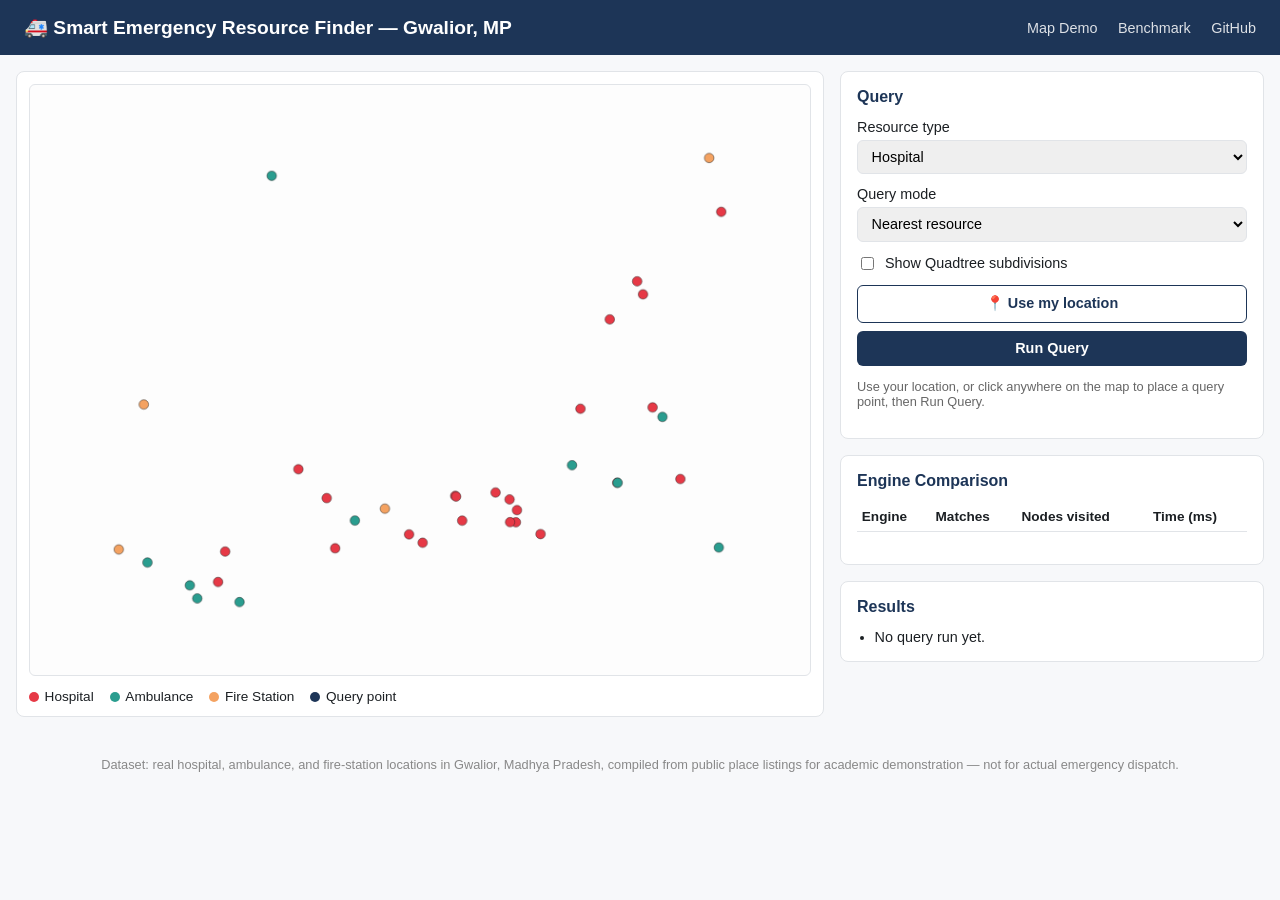
<file: index.html>
<!DOCTYPE html>
<html lang="en">
<head>
<meta charset="UTF-8" />
<meta name="viewport" content="width=device-width, initial-scale=1.0" />
<title>Smart Emergency Resource Finder &mdash; Gwalior</title>
<link rel="stylesheet" href="css/style.css" />
</head>
<body>

<header>
  <h1>&#128657; Smart Emergency Resource Finder &mdash; Gwalior, MP</h1>
  <nav>
    <a href="index.html">Map Demo</a>
    <a href="benchmark.html">Benchmark</a>
    <a href="https://github.com/" target="_blank" rel="noopener">GitHub</a>
  </nav>
</header>

<main>
  <section class="map-panel">
    <canvas id="mapCanvas" width="820" height="620"></canvas>
    <div class="legend">
      <span><span class="dot hospital"></span> Hospital</span>
      <span><span class="dot ambulance"></span> Ambulance</span>
      <span><span class="dot fireStation"></span> Fire Station</span>
      <span><span class="dot query"></span> Query point</span>
    </div>
  </section>

  <aside class="side-panel">
    <div class="card">
      <h2>Query</h2>

      <div class="field">
        <label for="resourceType">Resource type</label>
        <select id="resourceType">
          <option value="hospital">Hospital</option>
          <option value="ambulance">Ambulance</option>
          <option value="fireStation">Fire Station</option>
        </select>
      </div>

      <div class="field">
        <label for="queryMode">Query mode</label>
        <select id="queryMode">
          <option value="nearest">Nearest resource</option>
          <option value="range">Range (radius) search</option>
        </select>
      </div>

      <div class="field" style="display:none;">
        <label for="radiusSlider">Radius: <span id="radiusValue">1500 m</span></label>
        <input type="range" id="radiusSlider" min="200" max="8000" step="100" value="1500" />
      </div>

      <div class="field" style="flex-direction:row; align-items:center; gap:0.5rem;">
        <input type="checkbox" id="showGrid" />
        <label for="showGrid" style="margin:0;">Show Quadtree subdivisions</label>
      </div>

      <button id="locateBtn" type="button">&#128205; Use my location</button>
      <button id="runQueryBtn">Run Query</button>
      <p class="hint" id="hint">Use your location, or click anywhere on the map to place a query point, then Run Query.</p>
    </div>

    <div class="card">
      <h2>Engine Comparison</h2>
      <table>
        <thead>
          <tr><th>Engine</th><th>Matches</th><th>Nodes visited</th><th>Time (ms)</th></tr>
        </thead>
        <tbody id="metricsBody"></tbody>
      </table>
      <p id="consistencyNote"></p>
    </div>

    <div class="card">
      <h2>Results</h2>
      <ul id="resultsList"><li>No query run yet.</li></ul>
    </div>
  </aside>
</main>

<footer>
  Dataset: real hospital, ambulance, and fire-station locations in Gwalior, Madhya Pradesh, compiled from public place listings for academic demonstration &mdash; not for actual emergency dispatch.
</footer>

<script src="data/resources.js"></script>
<script src="js/geo.js"></script>
<script src="js/resourceModel.js"></script>
<script src="js/bruteForce.js"></script>
<script src="js/quadtree.js"></script>
<script src="js/kdtree.js"></script>
<script src="js/mapRenderer.js"></script>
<script src="js/main.js"></script>
</body>
</html>
</file>
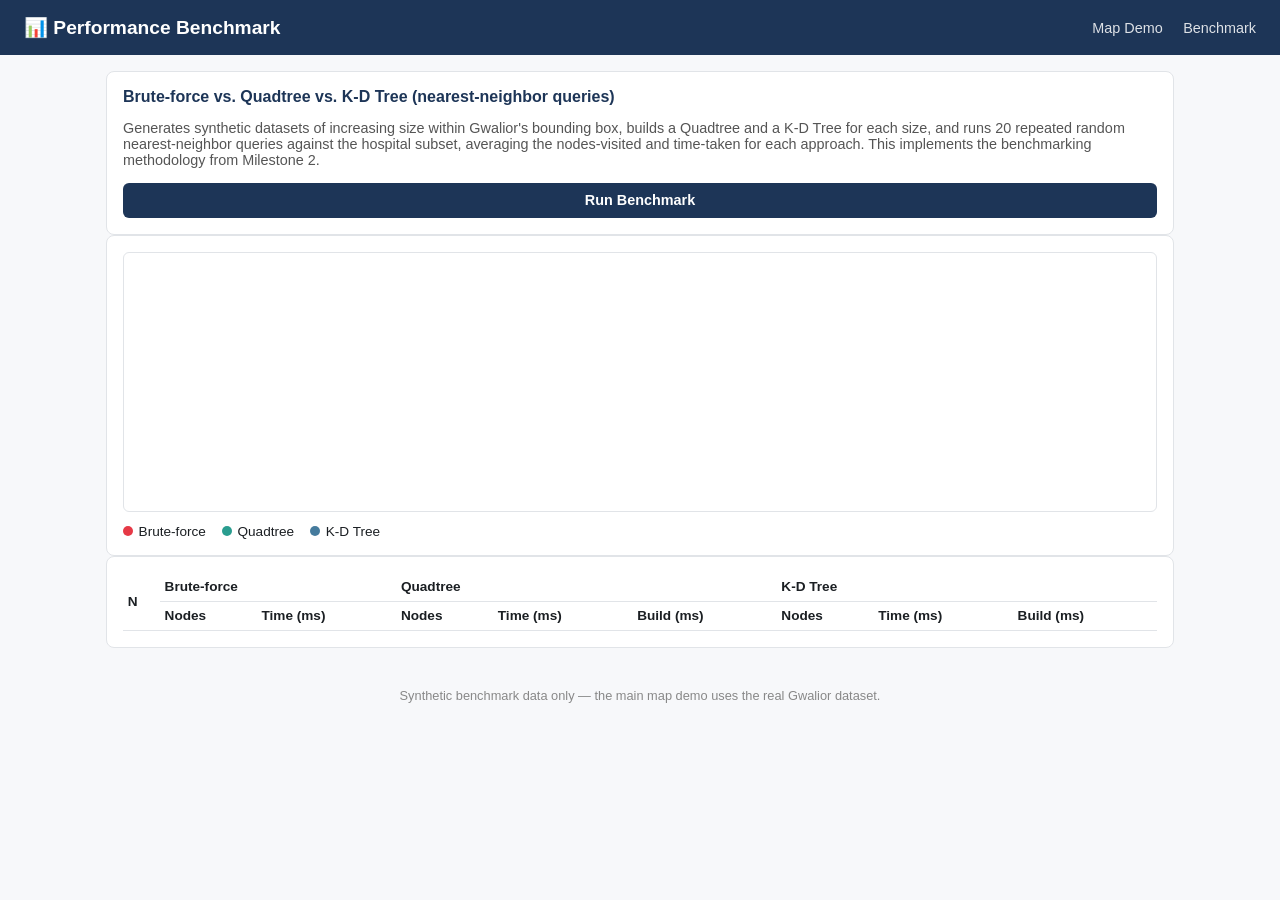
<file: benchmark.html>
<!DOCTYPE html>
<html lang="en">
<head>
<meta charset="UTF-8" />
<meta name="viewport" content="width=device-width, initial-scale=1.0" />
<title>Benchmark &mdash; Smart Emergency Resource Finder</title>
<link rel="stylesheet" href="css/style.css" />
</head>
<body>

<header>
  <h1>&#128202; Performance Benchmark</h1>
  <nav>
    <a href="index.html">Map Demo</a>
    <a href="benchmark.html">Benchmark</a>
  </nav>
</header>

<div class="bench-wrap">
  <div class="card">
    <h2>Brute-force vs. Quadtree vs. K-D Tree (nearest-neighbor queries)</h2>
    <p style="font-size:0.9rem; color:#555;">
      Generates synthetic datasets of increasing size within Gwalior's bounding box, builds a
      Quadtree and a K-D Tree for each size, and runs 20 repeated random nearest-neighbor queries
      against the hospital subset, averaging the nodes-visited and time-taken for each approach.
      This implements the benchmarking methodology from Milestone 2.
    </p>
    <button id="runBenchBtn">Run Benchmark</button>
  </div>

  <div class="card">
    <canvas id="benchChart" width="1000" height="260"></canvas>
    <div class="legend" style="margin-top:0.5rem;">
      <span><span class="dot" style="background:#e63946;"></span> Brute-force</span>
      <span><span class="dot" style="background:#2a9d8f;"></span> Quadtree</span>
      <span><span class="dot" style="background:#457b9d;"></span> K-D Tree</span>
    </div>
  </div>

  <div class="card">
    <table>
      <thead>
        <tr>
          <th rowspan="2">N</th>
          <th colspan="2">Brute-force</th>
          <th colspan="3">Quadtree</th>
          <th colspan="3">K-D Tree</th>
        </tr>
        <tr>
          <th>Nodes</th><th>Time (ms)</th>
          <th>Nodes</th><th>Time (ms)</th><th>Build (ms)</th>
          <th>Nodes</th><th>Time (ms)</th><th>Build (ms)</th>
        </tr>
      </thead>
      <tbody id="benchBody"></tbody>
    </table>
  </div>
</div>

<footer>
  Synthetic benchmark data only &mdash; the main map demo uses the real Gwalior dataset.
</footer>

<script src="data/resources.js"></script>
<script src="js/geo.js"></script>
<script src="js/resourceModel.js"></script>
<script src="js/bruteForce.js"></script>
<script src="js/quadtree.js"></script>
<script src="js/kdtree.js"></script>
<script src="js/benchmark.js"></script>
</body>
</html>
</file>
<file: css/style.css>
:root {
  --hospital: #e63946;
  --ambulance: #2a9d8f;
  --fireStation: #f4a261;
  --ink: #1d3557;
  --bg: #f7f8fa;
  --card: #ffffff;
  --border: #e1e4e8;
}

* { box-sizing: border-box; }

body {
  margin: 0;
  font-family: "Segoe UI", Roboto, Helvetica, Arial, sans-serif;
  background: var(--bg);
  color: #1b1f23;
}

header {
  background: var(--ink);
  color: #fff;
  padding: 1rem 1.5rem;
  display: flex;
  justify-content: space-between;
  align-items: center;
  flex-wrap: wrap;
  gap: 0.5rem;
}

header h1 {
  margin: 0;
  font-size: 1.2rem;
}

header nav a {
  color: #fff;
  text-decoration: none;
  margin-left: 1rem;
  font-size: 0.9rem;
  opacity: 0.85;
}
header nav a:hover { opacity: 1; text-decoration: underline; }

main {
  display: flex;
  flex-wrap: wrap;
  gap: 1rem;
  padding: 1rem;
  max-width: 1400px;
  margin: 0 auto;
}

.map-panel {
  flex: 2 1 600px;
  background: var(--card);
  border: 1px solid var(--border);
  border-radius: 8px;
  padding: 0.75rem;
}

#mapCanvas {
  width: 100%;
  height: auto;
  background: #fdfdfd;
  border: 1px solid var(--border);
  border-radius: 6px;
  cursor: crosshair;
}

.legend {
  display: flex;
  gap: 1rem;
  margin-top: 0.6rem;
  font-size: 0.85rem;
  flex-wrap: wrap;
}
.legend span { display: inline-flex; align-items: center; gap: 0.35rem; }
.dot { width: 10px; height: 10px; border-radius: 50%; display: inline-block; }
.dot.hospital { background: var(--hospital); }
.dot.ambulance { background: var(--ambulance); }
.dot.fireStation { background: var(--fireStation); }
.dot.query { background: var(--ink); }

.side-panel {
  flex: 1 1 320px;
  display: flex;
  flex-direction: column;
  gap: 1rem;
}

.card {
  background: var(--card);
  border: 1px solid var(--border);
  border-radius: 8px;
  padding: 1rem;
}

.card h2 {
  margin-top: 0;
  font-size: 1rem;
  color: var(--ink);
}

.field {
  display: flex;
  flex-direction: column;
  gap: 0.3rem;
  margin-bottom: 0.75rem;
  font-size: 0.9rem;
}

select, button {
  padding: 0.45rem 0.6rem;
  border-radius: 6px;
  border: 1px solid var(--border);
  font-size: 0.9rem;
}

button#locateBtn {
  background: #fff;
  color: var(--ink);
  border: 1.5px solid var(--ink);
  cursor: pointer;
  width: 100%;
  padding: 0.6rem;
  font-weight: 600;
  margin-bottom: 0.5rem;
}
button#locateBtn:hover { background: #eef2f7; }

button#runQueryBtn, button#runBenchBtn {
  background: var(--ink);
  color: #fff;
  border: none;
  cursor: pointer;
  width: 100%;
  padding: 0.6rem;
  font-weight: 600;
}
button#runQueryBtn:hover, button#runBenchBtn:hover { opacity: 0.92; }

.hint {
  font-size: 0.8rem;
  color: #666;
  min-height: 1rem;
}

table {
  width: 100%;
  border-collapse: collapse;
  font-size: 0.85rem;
}
th, td {
  text-align: left;
  padding: 0.4rem 0.3rem;
  border-bottom: 1px solid var(--border);
}

#consistencyNote.ok { color: #2a9d8f; font-weight: 600; }
#consistencyNote.warn { color: #e63946; font-weight: 600; }

#resultsList {
  padding-left: 1.1rem;
  margin: 0.4rem 0 0;
  font-size: 0.9rem;
}

.bench-wrap {
  max-width: 1100px;
  margin: 1rem auto;
  padding: 0 1rem;
}

#benchChart {
  width: 100%;
  height: 260px;
  background: #fff;
  border: 1px solid var(--border);
  border-radius: 6px;
}

footer {
  text-align: center;
  font-size: 0.8rem;
  color: #888;
  padding: 1.5rem 1rem 2rem;
}
</file>
